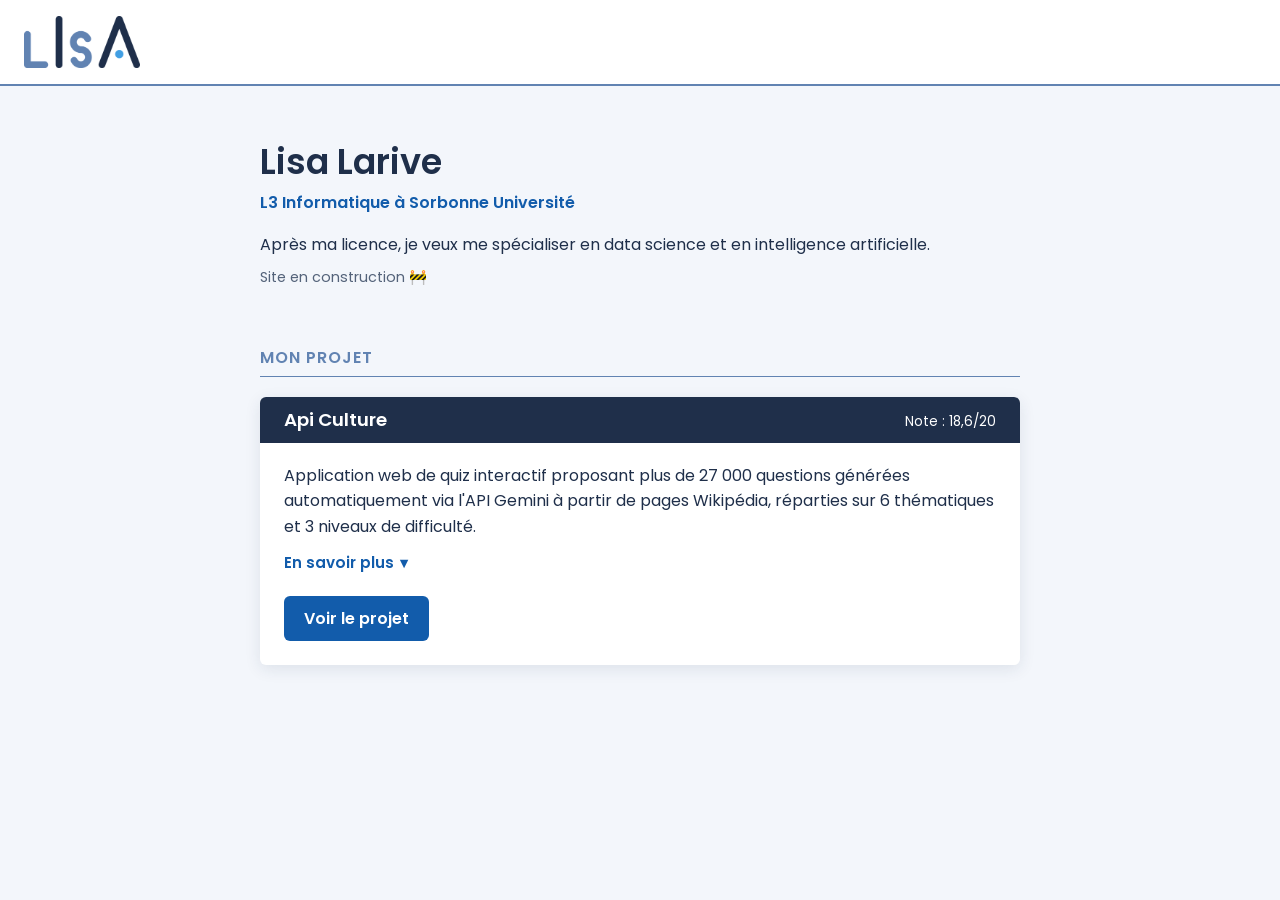
<file: index.html>
<!DOCTYPE html>
<html lang="fr">
<head>
  <meta charset="UTF-8">
  <meta name="viewport" content="width=device-width, initial-scale=1">
  <title>Lisa Larive</title>

  <!-- Balise de validation Google -->
  <meta name="google-site-verification" content="cwnigv24712oicM2fCa02X595oEKiSxAobTyKqOkRt8" />

  <!-- Icône dans l'onglet du navigateur -->
  <!-- Lettres foncées en mode jour, lettres claires en mode nuit -->
  <link rel="icon" type="image/png" href="img/logo_ia_favicon.png" media="(prefers-color-scheme: light)">
  <link rel="icon" type="image/png" href="img/logo_ia_favicon_nuit.png" media="(prefers-color-scheme: dark)">

  <!-- Police Poppins (Google Fonts) -->
  <link rel="preconnect" href="https://fonts.googleapis.com">
  <link rel="preconnect" href="https://fonts.gstatic.com" crossorigin>
  <link rel="stylesheet" href="https://fonts.googleapis.com/css2?family=Poppins:wght@400;600&display=swap">

  <!-- Feuille de style -->
  <link rel="stylesheet" href="css/style.css">
</head>
<body>

  <!-- Bandeau avec le logo -->
  <header class="bandeau">
    <img src="img/logo_lisa_ia.png" alt="Logo Lisa">
  </header>

  <main>
    <h1>Lisa Larive</h1>
    <p class="etudes">L3 Informatique à Sorbonne Université</p>
    <p class="presentation">Après ma licence, je veux me spécialiser en data science et en intelligence artificielle.</p>
    <p class="construction">Site en construction 🚧</p>

    <!-- Section Projets -->
    <h2>Mon projet</h2>
    <div class="projet">
      <div class="projet-entete">
        <h3>Api Culture</h3>
        <p class="note">Note : 18,6/20</p>
      </div>

      <div class="projet-contenu">
      <p class="intro">
        Application web de quiz interactif proposant plus de 27 000 questions générées automatiquement via l'API Gemini à partir de pages Wikipédia, réparties sur 6 thématiques et 3 niveaux de difficulté.
      </p>

      <details class="en-savoir-plus">
        <summary>En savoir plus</summary>

        <p class="technos">Python & FastAPI · HTML/CSS/JS · SQLite · Gemini API · Docker · GitLab CI/CD</p>

        <ul>
          <li><strong>Architecture & Code :</strong> Structure découplée backend/frontend. Code systématiquement documenté (docstrings) et sécurisé par des tests unitaires.</li>
          <li><strong>Algorithme tolérant :</strong> Correcteur de réponses intelligent gérant la casse, les accents et les fautes de frappe (distance de Levenshtein).</li>
          <li><strong>Démarche UX :</strong> Conception sur Figma et itérations basées sur des tests utilisateurs pour aboutir au design final responsive.</li>
          <li><strong>Méthodologie :</strong> Développement structuré en appliquant les principes de gestion de projet (Agile, cycle en V).</li>
        </ul>
      </details>

      <a href="https://larivelisa.dev/apiculture/frontend/index.html" target="_blank" class="voir-projet">Voir le projet</a>
      </div>
    </div>
  </main>

</body>
</html>
</file>
<file: css/style.css>
/* Ma palette */
:root {
  --marine: #1F2F4A;
  --bleu-titres: #125CAB;
  --bleu-logo: #6183B2;
  --bleu-vif: #429FE3;
  --gris-ardoise: #54637A;
}

body {
  margin: 0;
  background-color: #F3F6FB;
  color: var(--marine);
  font-family: 'Poppins', 'Segoe UI', Tahoma, sans-serif;
  line-height: 1.6;
}

/* Bandeau du haut */
.bandeau {
  background-color: #ffffff;
  border-bottom: 2px solid var(--bleu-logo);
  padding: 16px 24px;
}

.bandeau img {
  height: 52px;
  display: block;
}

main {
  max-width: 760px;
  margin: 0 auto;
  padding: 48px 24px 64px;
}

h1 {
  font-size: 2.2rem;
  font-weight: 600;
  margin: 0;
}

.etudes {
  color: var(--bleu-titres);
  font-weight: 600;
  margin: 0 0 16px 0;
}

.presentation {
  margin: 0 0 8px 0;
}

/* Sur un grand écran, la présentation tient sur une seule ligne */
@media (min-width: 820px) {
  .presentation {
    white-space: nowrap;
  }
}

.construction {
  color: var(--gris-ardoise);
  font-size: 0.9rem;
  margin: 0;
}

/* Titre de section */
h2 {
  font-size: 1rem;
  font-weight: 600;
  text-transform: uppercase;
  letter-spacing: 1px;
  color: var(--bleu-logo);
  border-bottom: 1px solid var(--bleu-logo);
  padding-bottom: 6px;
  margin: 56px 0 20px 0;
}

/* Projet : une carte avec un en-tête foncé */
.projet {
  background-color: #ffffff;
  border-radius: 6px;
  overflow: hidden;
  box-shadow: 0 4px 16px rgba(31, 47, 74, 0.10);
}

.projet-entete {
  background-color: var(--marine);
  color: #ffffff;
  padding: 8px 24px;
  display: flex;
  flex-wrap: wrap;
  justify-content: space-between;
  align-items: baseline;
  gap: 8px;
}

.projet h3 {
  font-size: 1.15rem;
  font-weight: 600;
  margin: 0;
}

.projet .note {
  font-size: 0.85rem;
  margin: 0;
}

.projet-contenu {
  padding: 20px 24px 24px;
}

.projet .intro {
  margin: 0 0 12px 0;
}

/* "En savoir plus" qui déplie les détails */
.en-savoir-plus {
  margin-bottom: 20px;
}

.en-savoir-plus summary {
  cursor: pointer;
  list-style: none;
  color: var(--bleu-titres);
  font-weight: 600;
  font-size: 0.95rem;
}

.en-savoir-plus summary::-webkit-details-marker {
  display: none;
}

.en-savoir-plus summary::after {
  content: "▾";
  display: inline-block;
  margin-left: 6px;
}

.en-savoir-plus[open] summary::after {
  transform: rotate(180deg);
}

.en-savoir-plus .technos {
  color: var(--gris-ardoise);
  font-size: 0.9rem;
  margin: 12px 0;
}

.en-savoir-plus ul {
  margin: 0;
  padding-left: 20px;
  font-size: 0.95rem;
}

.en-savoir-plus li {
  margin-bottom: 8px;
}

/* Bouton vers le projet */
.voir-projet {
  display: inline-block;
  background-color: var(--bleu-titres);
  color: #ffffff;
  text-decoration: none;
  font-weight: 600;
  padding: 10px 20px;
  border-radius: 6px;
}

.voir-projet:hover {
  background-color: var(--marine);
}
</file>
